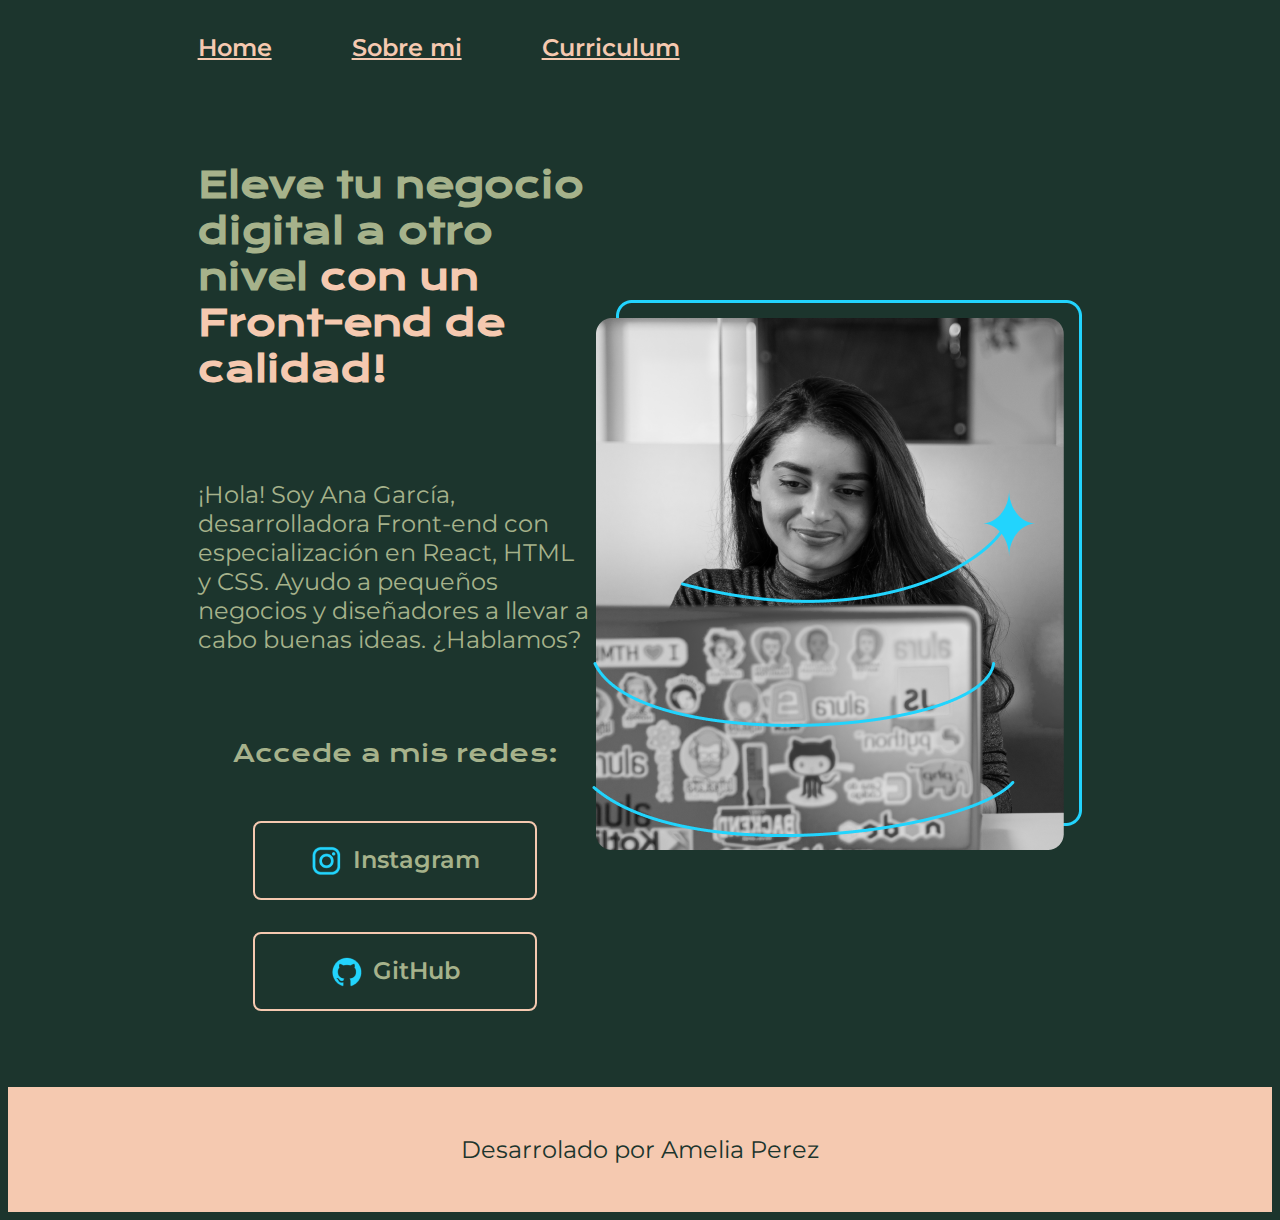
<file: index.html>
<!DOCTYPE html>
<html lang="en">
<head>
    <meta charset="UTF-8">
    <meta name="viewport" content="width=device-width, initial-scale=1.0">
    <title>Portafolio</title>
    <link rel="stylesheet" href="./styles/style.css">
</head>
<body>
    <header class="header">
        <nav class="header__menu">
            <a class="header__menu__link". href="index.html">Home</a>
            <a class="header__menu__link" href="about.html">Sobre mi</a>
            <a class="header__menu__link" href="curriculum.html">Curriculum</a>
        </nav>
    </header>
    <main class="presentacion">
        <section class="presentacion__contenido">
        
                <h1 class="presentacion__contenido__titulo">Eleve tu negocio digital a otro nivel 
                    <strong class="titulo-destaque">con un Front-end de calidad!</strong></h1>

                <p class="presentacion__contenido_texto">¡Hola! Soy Ana García, desarrolladora Front-end 
                    con especialización en React, HTML y CSS.
                    Ayudo a pequeños negocios y diseñadores a llevar a cabo buenas ideas. ¿Hablamos?
                </p>
                <div class="presentacion__enlaces">
                    <h2 class="presentacion__enlaces__subtitulo">Accede a mis redes:</h2>
                    <a class="presentacion__enlaces__link" href="http://instagram.com">
                        <img src="./assets/instagram.png">
                        Instagram</a>
                    <a class="presentacion__enlaces__link"  href="http://github.com">
                        <img src="./assets/github.png">
                        GitHub</a>
                </div>
                </section>

        <img class="presentacion__imagen" src="./assets/Imagem.png" alt="Imagen de Ana Garcia trabajando">
        
    </main>
    <footer class="footer">
        <p> Desarrolado por Amelia Perez</p>
    </footer>
    
</body>
</html>
</file>
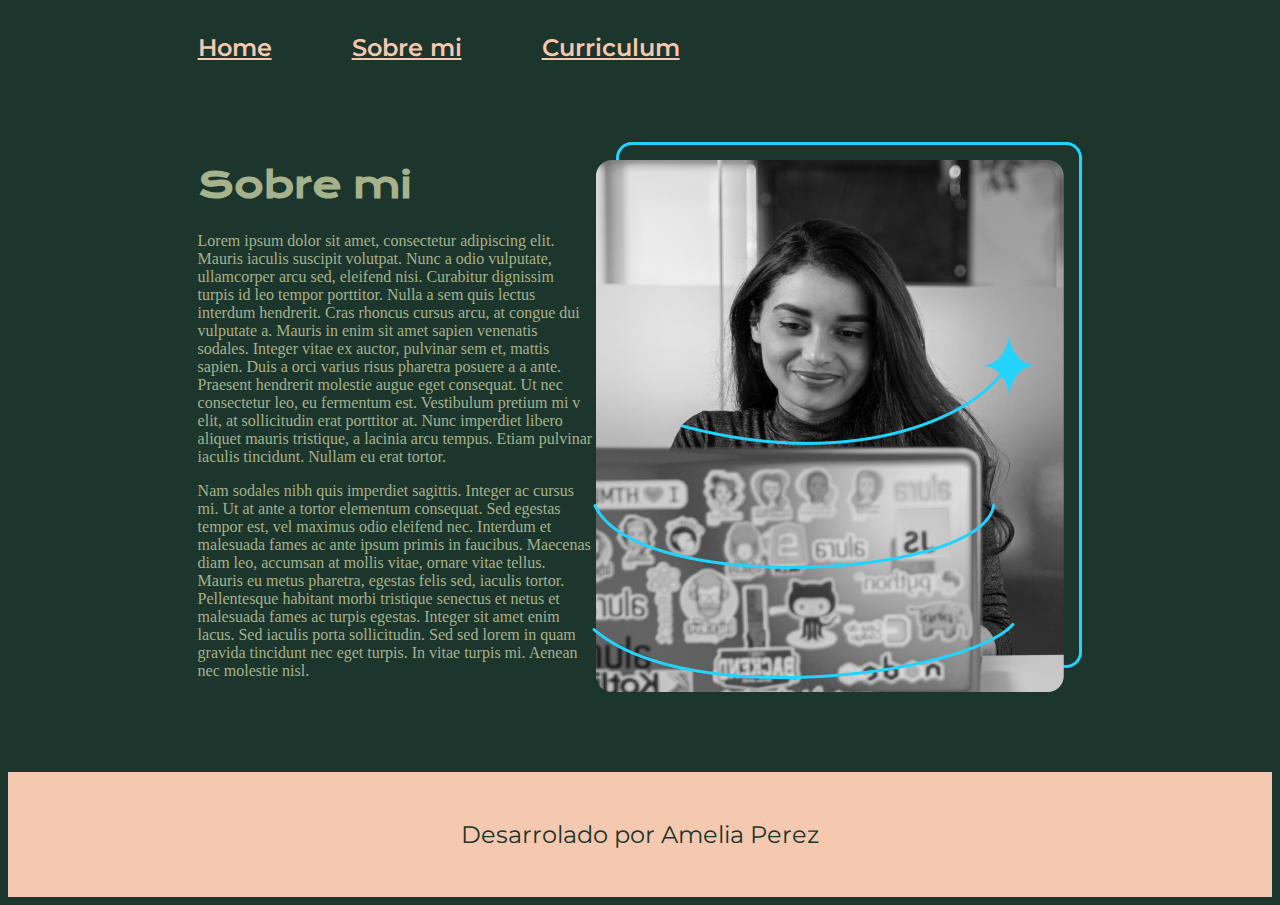
<file: about.html>
<!DOCTYPE html>
<html lang="es">
<head>
    <meta charset="UTF-8">
    <meta name="viewport" content="width=device-width, initial-scale=1.0">
    <title>Sobre Mi</title>
    <link rel="stylesheet" href="./styles/style.css">
</head>

<body>
      <header class="header">
        <nav class="header__menu">
            <a class="header__menu__link". href="index.html">Home</a>
            <a class="header__menu__link" href="about.html">Sobre mi</a>
            <a class="header__menu__link" href="curriculum.html">Curriculum</a>
        </nav>
    </header>
    <main class="presentacion">
        <section class="presentacion_contenido">
            <h1 class="presentacion__contenido__titulo">Sobre mi </h1>
            <p class="presentacion__contenido__texto">Lorem ipsum dolor sit amet, consectetur adipiscing elit. 
                Mauris iaculis suscipit volutpat. Nunc a odio vulputate, ullamcorper arcu sed, 
                eleifend nisi. Curabitur dignissim turpis id leo tempor porttitor. Nulla a sem quis 
                lectus interdum hendrerit. Cras rhoncus cursus arcu, at congue dui vulputate a. Mauris in 
                enim sit amet sapien venenatis sodales. Integer vitae ex auctor, pulvinar sem et, mattis 
                sapien. Duis a orci varius risus pharetra posuere a a ante. Praesent hendrerit molestie 
                augue eget consequat. Ut nec consectetur leo, eu fermentum est. Vestibulum pretium mi v
                elit, at sollicitudin erat porttitor at. Nunc imperdiet libero aliquet mauris tristique, 
                a lacinia arcu tempus. Etiam pulvinar iaculis tincidunt. Nullam eu erat tortor.</p>
            <p class="presentacion__contenido__texto">
                Nam sodales nibh quis imperdiet sagittis. Integer ac cursus mi. Ut at ante a 
                tortor elementum consequat. Sed egestas tempor est, vel maximus odio eleifend nec.
                 Interdum et malesuada fames ac ante ipsum primis in faucibus. Maecenas diam leo, 
                 accumsan at mollis vitae, ornare vitae tellus. Mauris eu metus pharetra, egestas 
                 felis sed, iaculis tortor. Pellentesque habitant morbi tristique senectus et netus
                  et malesuada fames ac turpis egestas. Integer sit amet enim lacus. Sed iaculis
                   porta sollicitudin. Sed sed lorem in quam gravida tincidunt nec eget turpis.
                    In vitae turpis mi. Aenean nec molestie nisl.

            </p>
        </section>
        <img src="./assets/Imagem.png" alt="Imagen de Ana Garcia trabajando">
    </main>
    <footer class="footer">
        <p> Desarrolado por Amelia Perez</p>
    </footer>
</body>
</html>
</file>
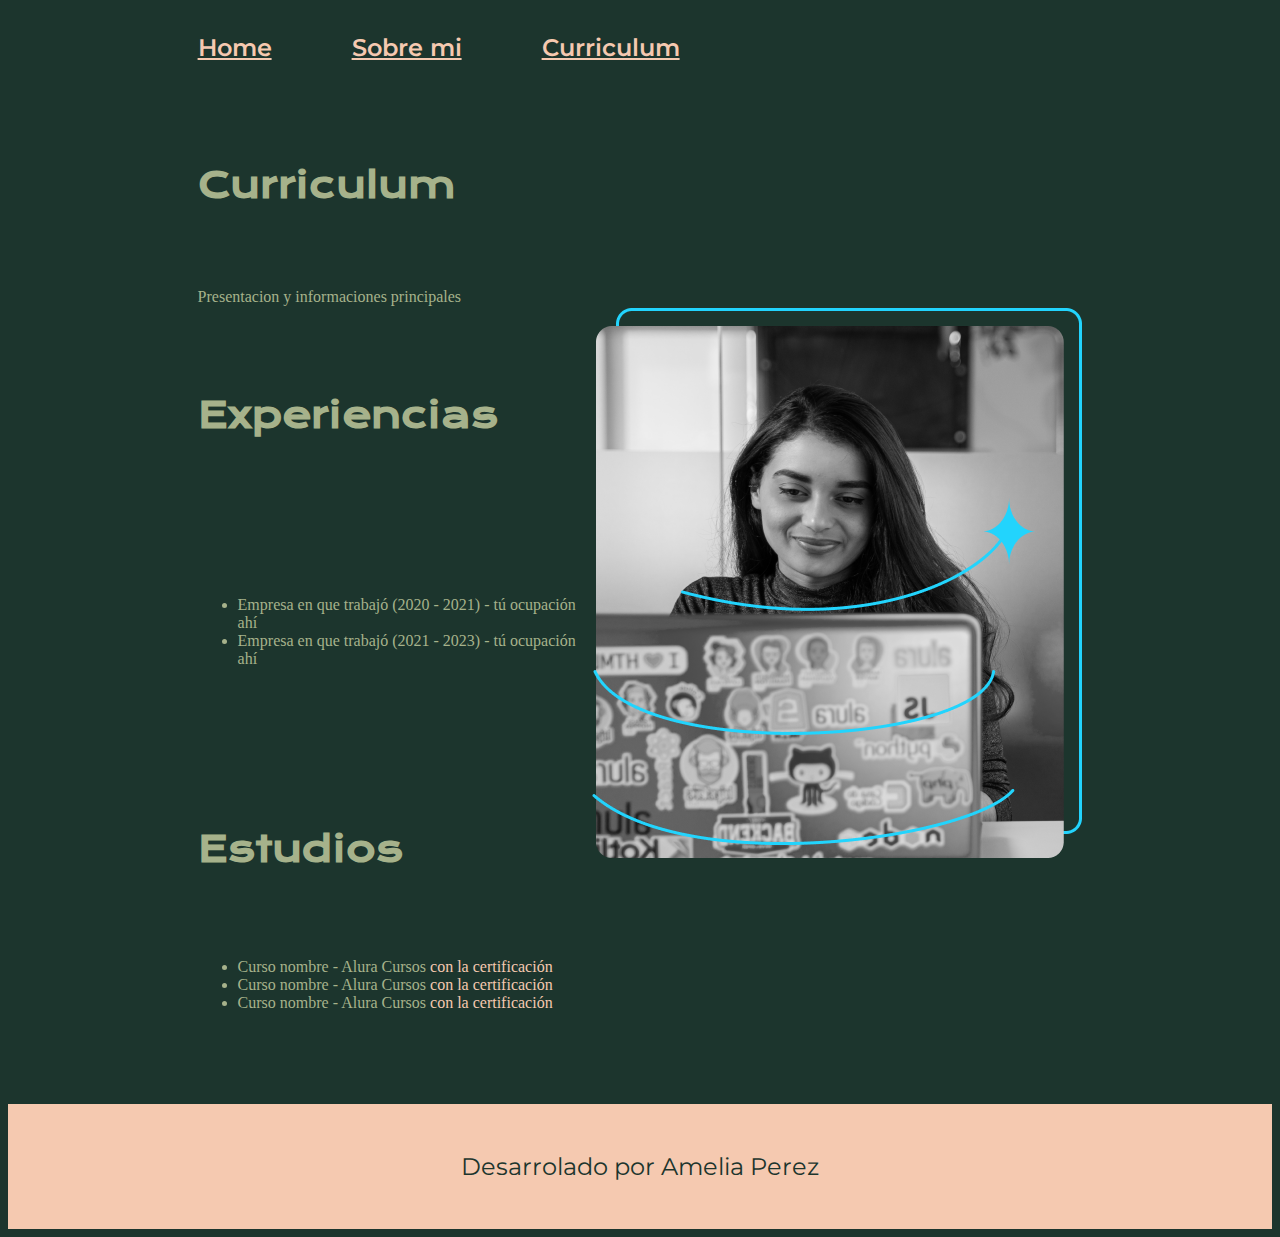
<file: curriculum.html>
<!DOCTYPE html>
<html lang="es">
<head>
    <meta charset="UTF-8">
    <meta name="viewport" content="width=device-width, initial-scale=1.0">
    <title>Curriculum</title>
    <link rel="stylesheet" href="./styles/style.css">
</head>
<body>
     <header class="header">
        <nav class="header__menu">
            <a class="header__menu__link". href="index.html">Home</a>
            <a class="header__menu__link" href="about.html">Sobre mi</a>
            <a class="header__menu__link" href="curriculum.html">Curriculum</a>
        </nav>
    </header>
    <main class="presentacion">
        <section class="presentacion__contenido">
            <h1 class="presentacion__contenido__titulo">
                Curriculum</h1>
                <p class="presentacion__contenido__texto">
                    Presentacion y informaciones principales

                </p>
                <h2 class="presentacion__contenido__titulo">Experiencias</h2>
                <p class="presentacion__contenido__texto">
                    <ul class="presentacion__contenido__texto">
                        <li> Empresa en que trabajó (2020 - 2021) - tú ocupación ahí </li>
                        <li> Empresa en que trabajó (2021 - 2023) - tú ocupación ahí </li>
                    </ul>
                </p>
                <h2 class="presentacion__contenido__titulo">Estudios</h2>
                <div class="presentacion__contenido__texto">
                    <ul class="presentacion__contenido__texto">
                        <li>Curso nombre - Alura Cursos <a href="linkdelacertificacion">con la certificación</a> </li>
                        <li>Curso nombre - Alura Cursos <a href="linkdelacertificacion">con la certificación</a></li>
                        <li>Curso nombre - Alura Cursos <a href="linkdelacertificacion">con la certificación</a></li>
                    </ul>
                </div>
               
        </section>
            <img src="./assets/Imagem.png" alt="Foto de Ana García desarrolando un proyecto">
    </main>
    <footer class="footer">
        <p> Desarrolado por Amelia Perez</p>
    </footer>
</body>
</html>
</file>
<file: styles/style.css>
@import url('https://fonts.googleapis.com/css2?family=Krona+One&family=Montserrat:ital,wght@0,100..900;1,100..900&display=swap');

:root{
    --color-primario:#1C352D;
    --color-secundario:#A6B28B;
    --color-terciario:#F5C9B0;
    --color-hover:#F9F6F3;

    --fuente-montserrat: "Montserrat", sans-serif;
    --fuente-krona: "Krona One", sans-serif;
    --tamano-de-la-fuente: 24px;
}

body {
    box-sizing: border-box;
    background-color: var(--color-primario);
    color: var(--color-secundario)
    
}

.header{
    padding: 2% 0% 0% 15%;

}

.header__menu{
    display: flex;
    gap: 80px;


}

.header__menu__link{
    font-family: var(--fuente-montserrat);
    font-size: var(--tamano-de-la-fuente);
    font-weight: 600;
    color: var(--color-terciario);


}

.presentacion__contenido__texto a{
    text-decoration: none;
    color: var(--color-terciario);
}

.presentacion{
    
    display: flex;
    align-items: center;
    padding:  6% 15%;
    justify-content: space-between;
}
.presentacion__contenido{
    width: 615px;
    display: flex;
    flex-direction: column;
    gap: 40px;
}
.presentacion__contenido__titulo{
    font-family: var(--fuente-krona);
    font-size: 36px;
}

.titulo-destaque{
    color: var(--color-terciario);
}

.presentacion__contenido_texto{
    font-family: var(--fuente-montserrat);
    font-size: var(--tamano-de-la-fuente);
}
.presentacion__enlaces{
    display: flex;
    justify-content: space-between;
    flex-direction: column;
    align-items: center;
    gap: 32px;
   
}
.presentacion__enlaces__subtitulo{
    font-family: var(--fuente-krona);
    font-size: var(--tamano-de-la-fuente);
    font-weight: 400;
}

.presentacion__enlaces__link{
    width: 280px;
   
    text-align: center;
    padding: 21.5px 0;
    border-radius: 8px;
    font-family: var(--fuente-montserrat);
    font-size: var(--tamano-de-la-fuente);
    font-weight: 600;
    text-decoration: none;
    color: var(--color-secundario);
    border: 2px solid var(--color-terciario);
    display: flex;
    justify-content:center ;
    gap: 10px;
    
}

.presentacion__enlaces__link:hover{
    background-color: var(--color-hover);
}

.footer{
    background-color: var(--color-terciario);
    padding: 24px;
    color: var(--color-primario);
    text-align: center;
    font-family: var(--fuente-montserrat);
    font-size: var(--tamano-de-la-fuente);

}
</file>
